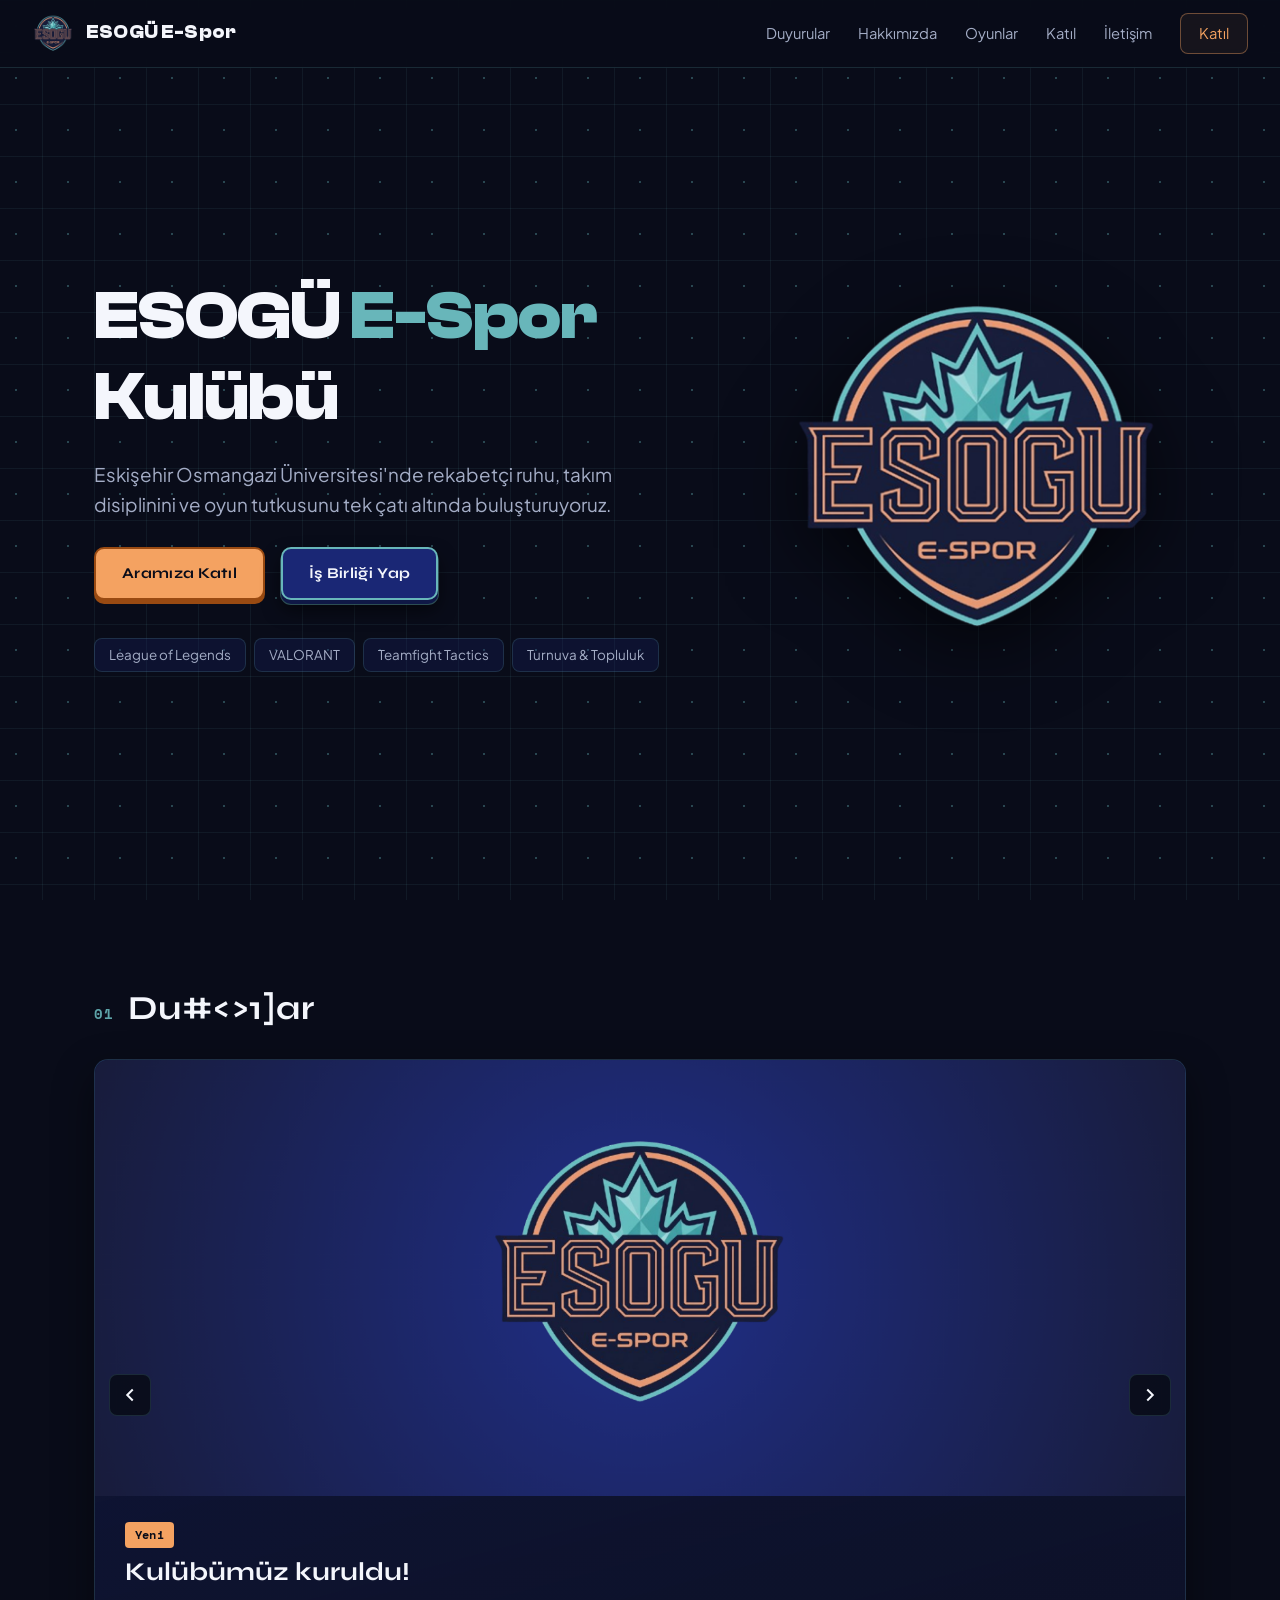
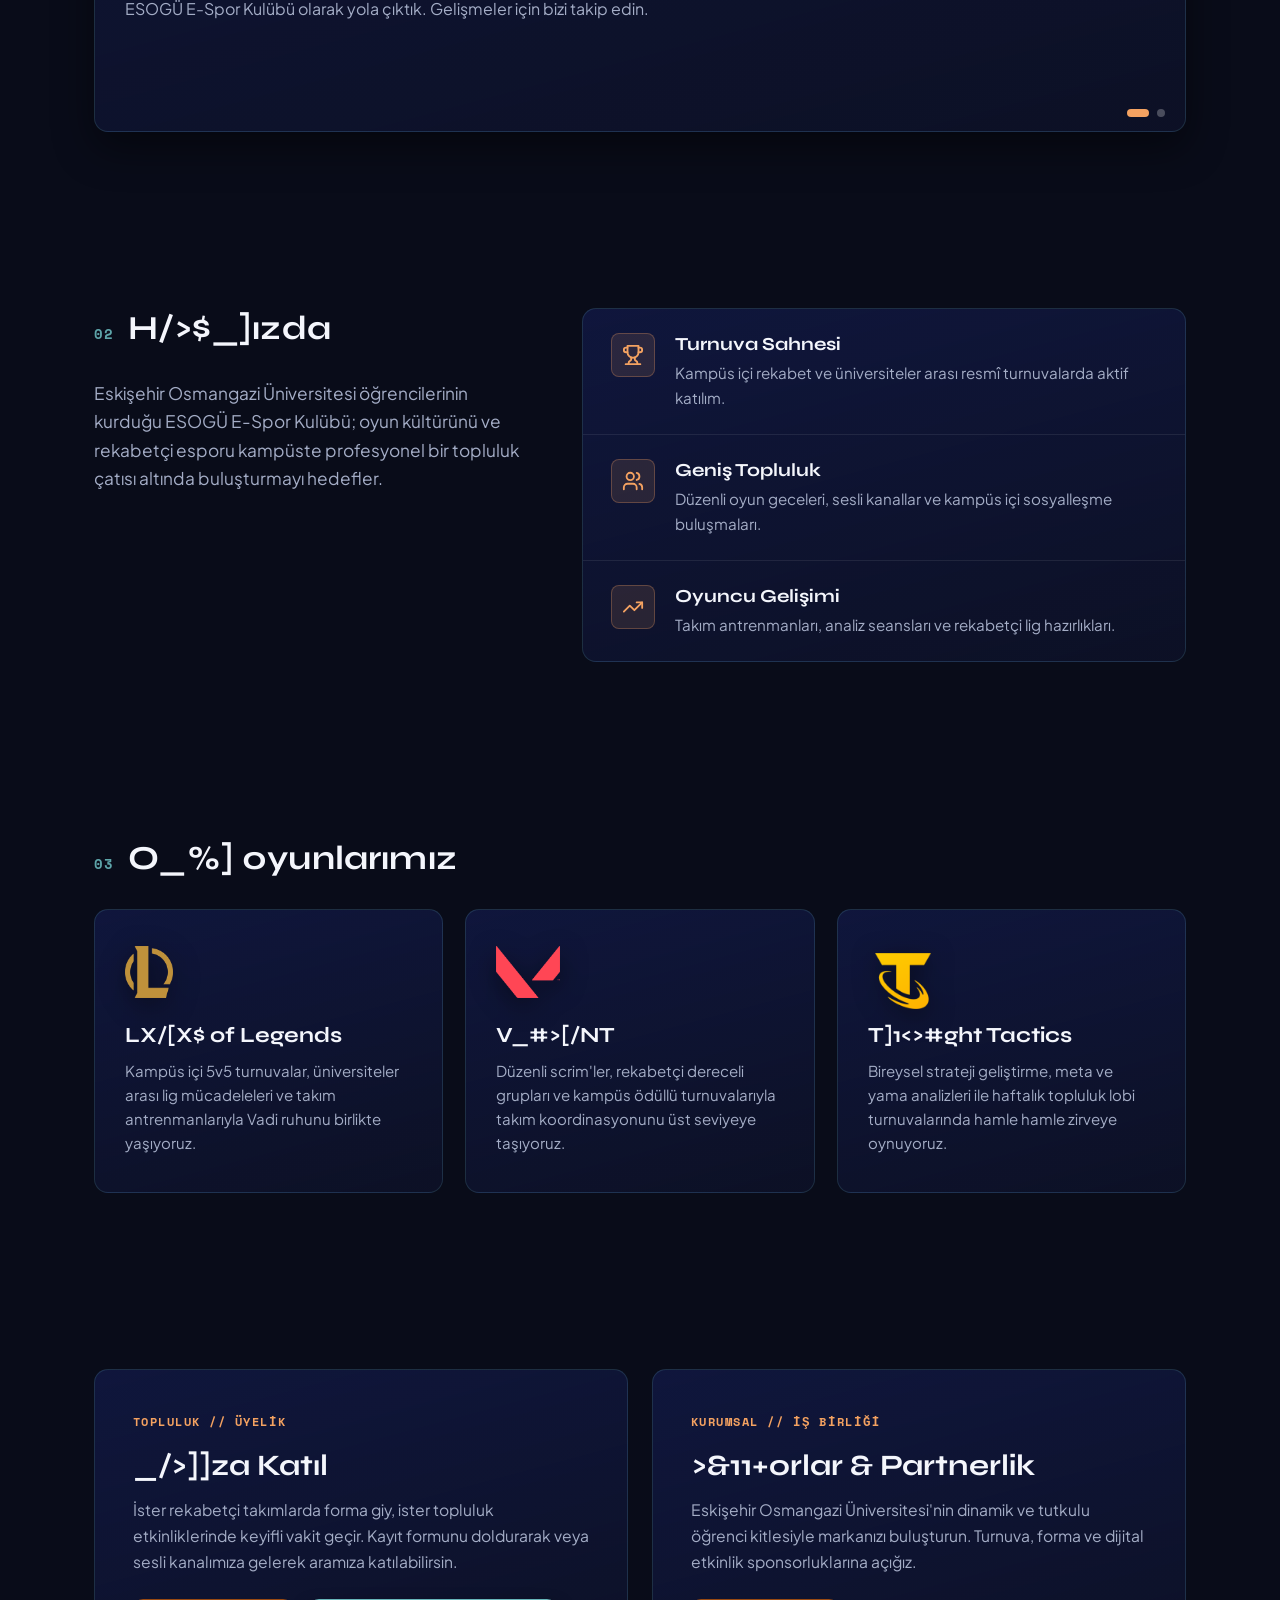
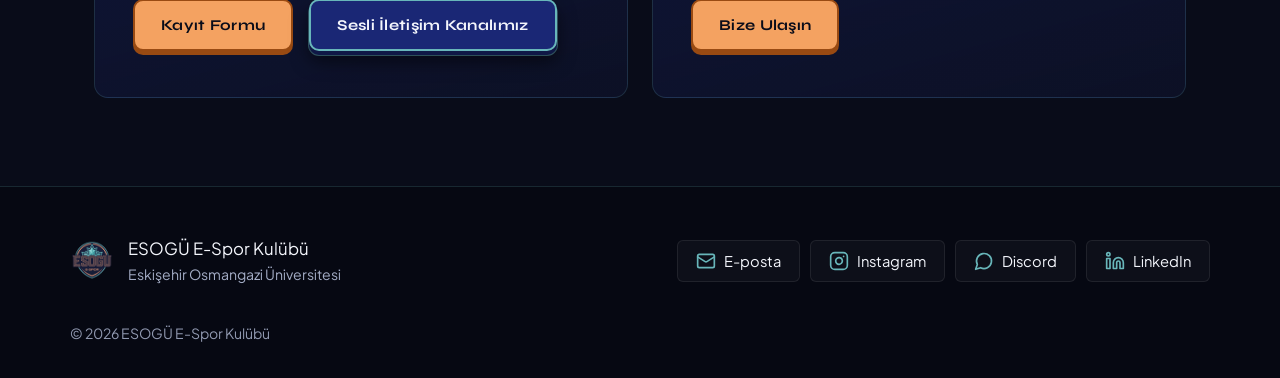
<file: site/index.html>
<!DOCTYPE html>
<html lang="tr">

<head>
  <meta charset="UTF-8">
  <meta name="viewport" content="width=device-width, initial-scale=1">
  <title>ESOGÜ E-Spor Kulübü | Eskişehir Osmangazi Üniversitesi</title>
  <meta name="description"
    content="Eskişehir Osmangazi Üniversitesi E-Spor Kulübü resmi sayfası. League of Legends, VALORANT ve Teamfight Tactics odaklı turnuvalar, topluluk etkinlikleri ve duyurular.">
  <meta name="theme-color" content="#090c19">

  <link rel="canonical" href="https://esoguespor.netlify.app/">
  <meta property="og:type" content="website">
  <meta property="og:locale" content="tr_TR">
  <meta property="og:site_name" content="ESOGÜ E-Spor Kulübü">
  <meta property="og:title" content="ESOGÜ E-Spor Kulübü">
  <meta property="og:description" content="Eskişehir Osmangazi Üniversitesi E-Spor Kulübü resmi sayfası.">
  <meta property="og:url" content="https://esoguespor.netlify.app/">
  <meta property="og:image" content="https://esoguespor.netlify.app/img/og-image.png">
  <meta property="og:image:width" content="1200">
  <meta property="og:image:height" content="630">
  <meta name="twitter:card" content="summary_large_image">

  <link rel="icon" type="image/png" sizes="64x64" href="favicon-64.png">
  <link rel="apple-touch-icon" href="apple-touch-icon.png">

  <link rel="preload" href="fonts/clash-display-700.woff2" as="font" type="font/woff2" crossorigin>
  <link rel="preload" href="fonts/syne-latin.woff2" as="font" type="font/woff2" crossorigin>
  <link rel="preload" href="fonts/plus-jakarta-sans.woff2" as="font" type="font/woff2" crossorigin>
  <link rel="stylesheet" href="style.css?v=9">
  <script>document.documentElement.classList.add('js');</script>

  <script type="application/ld+json">
  {
    "@context": "https://schema.org",
    "@type": "Organization",
    "name": "ESOGÜ E-Spor Kulübü",
    "url": "https://esoguespor.netlify.app/",
    "logo": "https://esoguespor.netlify.app/img/logo-400.png",
    "email": "espor.esogu@gmail.com",
    "parentOrganization": { "@type": "CollegeOrUniversity", "name": "Eskişehir Osmangazi Üniversitesi" },
    "sameAs": [
      "https://www.instagram.com/esogu_espor/",
      "https://www.linkedin.com/company/esoguespor/",
      "https://discord.gg/J4FfApZ74g"
    ]
  }
  </script>
</head>

<body>

  <!-- Gerçek Parallax Grid Katmanı -->
  <div class="bg-grid-parallax" aria-hidden="true"></div>

  <svg width="0" height="0" style="position:absolute" aria-hidden="true" focusable="false">
    <defs>
      <symbol id="i-mail" viewBox="0 0 24 24">
        <rect width="20" height="16" x="2" y="4" rx="2" />
        <path d="m22 7-8.97 5.7a1.94 1.94 0 0 1-2.06 0L2 7" />
      </symbol>
      <symbol id="i-instagram" viewBox="0 0 24 24">
        <rect width="20" height="20" x="2" y="2" rx="5" ry="5" />
        <path d="M16 11.37A4 4 0 1 1 12.63 8 4 4 0 0 1 16 11.37z" />
        <line x1="17.5" x2="17.51" y1="6.5" y2="6.5" />
      </symbol>
      <symbol id="i-linkedin" viewBox="0 0 24 24">
        <path d="M16 8a6 6 0 0 1 6 6v7h-4v-7a2 2 0 0 0-2-2 2 2 0 0 0-2 2v7h-4v-7a6 6 0 0 1 6-6z" />
        <rect width="4" height="12" x="2" y="9" />
        <circle cx="4" cy="4" r="2" />
      </symbol>
      <symbol id="i-discord" viewBox="0 0 24 24">
        <path d="M7.9 20A9 9 0 1 0 4 16.1L2 22Z" />
      </symbol>
      <symbol id="i-trophy" viewBox="0 0 24 24">
        <path d="M6 9H4.5a2.5 2.5 0 0 1 0-5H6" />
        <path d="M18 9h1.5a2.5 2.5 0 0 0 0-5H18" />
        <path d="M4 22h16" />
        <path d="M10 14.66V17c0 .55-.47.98-.97 1.21C7.85 18.75 7 20.24 7 22" />
        <path d="M14 14.66V17c0 .55.47.98.97 1.21C16.15 18.75 17 20.24 17 22" />
        <path d="M18 2H6v7a6 6 0 0 0 12 0V2Z" />
      </symbol>
      <symbol id="i-users" viewBox="0 0 24 24">
        <path d="M16 21v-2a4 4 0 0 0-4-4H6a4 4 0 0 0-4 4v2" />
        <circle cx="9" cy="7" r="4" />
        <path d="M22 21v-2a4 4 0 0 0-3-3.87" />
        <path d="M16 3.13a4 4 0 0 1 0 7.75" />
      </symbol>
      <symbol id="i-trending" viewBox="0 0 24 24">
        <polyline points="22 7 13.5 15.5 8.5 10.5 2 17" />
        <polyline points="16 7 22 7 22 13" />
      </symbol>
      <symbol id="i-arrow" viewBox="0 0 24 24">
        <path d="M5 12h14" />
        <path d="m12 5 7 7-7 7" />
      </symbol>
      <symbol id="i-calendar" viewBox="0 0 24 24">
        <rect width="18" height="18" x="3" y="4" rx="2" />
        <path d="M16 2v4M8 2v4M3 10h18" />
      </symbol>
      <symbol id="i-pin" viewBox="0 0 24 24">
        <path d="M20 10c0 6-8 12-8 12s-8-6-8-12a8 8 0 0 1 16 0Z" />
        <circle cx="12" cy="10" r="3" />
      </symbol>
    </defs>
  </svg>

  <a class="skip" href="#icerik">Ana içeriğe geç</a>

  <header class="nav">
    <a href="#top" class="brand">
      <img src="img/logo-96.png" width="44" height="42" alt="">
      <span>ESOGÜ E-Spor</span>
    </a>
    <button class="menu-btn" aria-label="Menüyü aç" aria-expanded="false" aria-controls="menu">
      <svg viewBox="0 0 24 24" aria-hidden="true">
        <path d="M4 6h16M4 12h16M4 18h16" />
      </svg>
    </button>
    <nav id="menu">
      <a href="#duyurular">Duyurular</a>
      <a href="#hakkimizda">Hakkımızda</a>
      <a href="#oyunlar">Oyunlar</a>
      <a href="#etkinlikler" id="nav-events" hidden>Etkinlikler</a>
      <a href="#katil">Katıl</a>
      <a href="#iletisim">İletişim</a>
      <a href="#katil" class="nav-cta">Katıl</a>
    </nav>
    <div class="scroll-progress-bar" aria-hidden="true"></div>
  </header>

  <main id="top">
    <!-- HERO: iki sütun, sola hizalı -->
    <section class="hero">
      <div class="hero-copy">
        <h1>ESOGÜ <span>E-Spor</span> Kulübü</h1>
        <p class="hero-sub">Eskişehir Osmangazi Üniversitesi'nde rekabetçi ruhu, takım disiplinini ve oyun tutkusunu tek
          çatı altında buluşturuyoruz.</p>
        <div class="actions">
          <a class="btn-3d primary magnetic-btn" href="#katil">
            <span class="btn-top">Aramıza Katıl</span>
          </a>
          <a class="btn-3d secondary" href="#sponsor">
            <span class="btn-top">İş Birliği Yap</span>
          </a>
        </div>
        <ul class="chips">
          <li>League of Legends</li>
          <li>VALORANT</li>
          <li>Teamfight Tactics</li>
          <li>Turnuva & Topluluk</li>
        </ul>
      </div>
      <img class="hero-logo tilt-element" src="img/logo-400.png" width="400" height="383"
        alt="ESOGÜ E-Spor Kulübü logosu" fetchpriority="high">
    </section>

    <div id="icerik"></div>

    <section id="duyurular" class="section reveal">
      <div class="sec-head">
        <span class="sec-num">01</span>
        <h2 data-scramble>Duyurular</h2>
      </div>
      <div class="slider" role="region" aria-roledescription="carousel" aria-label="Duyurular">
        <div class="slides" aria-live="off"></div>
        <button class="arrow prev" aria-label="Önceki duyuru">
          <svg viewBox="0 0 24 24" aria-hidden="true">
            <path d="m15 18-6-6 6-6" />
          </svg>
        </button>
        <button class="arrow next" aria-label="Sonraki duyuru">
          <svg viewBox="0 0 24 24" aria-hidden="true">
            <path d="m9 18 6-6-6-6" />
          </svg>
        </button>
        <div class="dots"></div>
      </div>
    </section>

    <!-- HAKKIMIZDA: sol metin, sağ üç özellik -->
    <section id="hakkimizda" class="section reveal">
      <div class="about-grid">
        <div class="about-copy">
          <div class="sec-head">
            <span class="sec-num">02</span>
            <h2 data-scramble>Hakkımızda</h2>
          </div>
          <p>Eskişehir Osmangazi Üniversitesi öğrencilerinin kurduğu ESOGÜ E-Spor Kulübü; oyun kültürünü ve rekabetçi
            esporu kampüste profesyonel bir topluluk çatısı altında buluşturmayı hedefler.</p>
        </div>
        <ul class="features spotlight-card">
          <li>
            <span class="tile"><svg class="icon" aria-hidden="true">
                <use href="#i-trophy" />
              </svg></span>
            <div>
              <h3>Turnuva Sahnesi</h3>
              <p>Kampüs içi rekabet ve üniversiteler arası resmî turnuvalarda aktif katılım.</p>
            </div>
          </li>
          <li>
            <span class="tile"><svg class="icon" aria-hidden="true">
                <use href="#i-users" />
              </svg></span>
            <div>
              <h3>Geniş Topluluk</h3>
              <p>Düzenli oyun geceleri, sesli kanallar ve kampüs içi sosyalleşme buluşmaları.</p>
            </div>
          </li>
          <li>
            <span class="tile"><svg class="icon" aria-hidden="true">
                <use href="#i-trending" />
              </svg></span>
            <div>
              <h3>Oyuncu Gelişimi</h3>
              <p>Takım antrenmanları, analiz seansları ve rekabetçi lig hazırlıkları.</p>
            </div>
          </li>
        </ul>
      </div>
    </section>

    <!-- OYUNLAR: her oyuna özel metin, yalın ve odaklı tasarım -->
    <section id="oyunlar" class="section reveal">
      <div class="sec-head">
        <span class="sec-num">03</span>
        <h2 data-scramble>Odak Oyunlarımız</h2>
      </div>
      <ul class="games2">
        <li class="game-card spotlight-card">
          <img class="game-logo" src="img/lol.png" width="148" height="160" alt="League of Legends logosu"
            loading="lazy">
          <h3 data-scramble>League of Legends</h3>
          <p>Kampüs içi 5v5 turnuvalar, üniversiteler arası lig mücadeleleri ve takım antrenmanlarıyla Vadi ruhunu
            birlikte yaşıyoruz.</p>
        </li>
        <li class="game-card spotlight-card">
          <img class="game-logo" src="img/valorant.png" width="195" height="160" alt="VALORANT logosu" loading="lazy">
          <h3 data-scramble>VALORANT</h3>
          <p>Düzenli scrim'ler, rekabetçi dereceli grupları ve kampüs ödüllü turnuvalarıyla takım koordinasyonunu üst
            seviyeye taşıyoruz.</p>
        </li>
        <li class="game-card spotlight-card">
          <img class="game-logo logo-tft" src="img/tft.png" width="194" height="180" alt="Teamfight Tactics logosu"
            loading="lazy">
          <h3 data-scramble>Teamfight Tactics</h3>
          <p>Bireysel strateji geliştirme, meta ve yama analizleri ile haftalık topluluk lobi turnuvalarında hamle hamle
            zirveye oynuyoruz.</p>
        </li>
      </ul>
    </section>

    <section id="etkinlikler" class="section reveal" hidden>
      <div class="sec-head">
        <span class="sec-num">04</span>
        <h2 data-scramble>Etkinlikler</h2>
      </div>
      <ul class="events"></ul>
    </section>

    <!-- KATIL + SPONSOR: Birbiriyle tam uyumlu, aynı dilde ikili kart -->
    <section id="katil" class="section reveal">
      <div class="duo">
        <article class="duo-card spotlight-card">
          <span class="duo-tag">TOPLULUK // ÜYELİK</span>
          <h2 data-scramble>Aramıza Katıl</h2>
          <p>İster rekabetçi takımlarda forma giy, ister topluluk etkinliklerinde keyifli vakit geçir. Kayıt formunu
            doldurarak veya sesli kanalımıza gelerek aramıza katılabilirsin.</p>
          <div class="actions">
            <a class="btn-3d primary" href="https://forms.gle/2fVHPdiinXh5jq6TA" target="_blank" rel="noopener">
              <span class="btn-top">Kayıt Formu</span>
            </a>
            <a class="btn-3d secondary" href="https://discord.gg/J4FfApZ74g" target="_blank" rel="noopener">
              <span class="btn-top">Sesli İletişim Kanalımız</span>
            </a>
          </div>
        </article>
        <article id="sponsor" class="duo-card spotlight-card">
          <span class="duo-tag">KURUMSAL // İŞ BİRLİĞİ</span>
          <h2 data-scramble>Sponsorlar & Partnerlik</h2>
          <p>Eskişehir Osmangazi Üniversitesi'nin dinamik ve tutkulu öğrenci kitlesiyle markanızı buluşturun. Turnuva,
            forma ve dijital etkinlik sponsorluklarına açığız.</p>
          <div class="actions">
            <a class="btn-3d primary" href="mailto:espor.esogu@gmail.com">
              <span class="btn-top">Bize Ulaşın</span>
            </a>
          </div>
        </article>
      </div>
    </section>
  </main>

  <!-- İLETİŞİM: bölüm yerine alt bilgi içinde -->
  <footer id="iletisim">
    <div class="footer-grid">
      <div class="footer-brand">
        <img src="img/logo-96.png" width="48" height="46" alt="">
        <div>
          <strong>ESOGÜ E-Spor Kulübü</strong>
          <p>Eskişehir Osmangazi Üniversitesi</p>
        </div>
      </div>
      <ul class="contact">
        <li><a href="mailto:espor.esogu@gmail.com"><svg class="icon" aria-hidden="true">
              <use href="#i-mail" />
            </svg>E-posta</a></li>
        <li><a href="https://www.instagram.com/esogu_espor/" target="_blank" rel="noopener"><svg class="icon"
              aria-hidden="true">
              <use href="#i-instagram" />
            </svg>Instagram</a></li>
        <li><a href="https://discord.gg/J4FfApZ74g" target="_blank" rel="noopener"><svg class="icon" aria-hidden="true">
              <use href="#i-discord" />
            </svg>Discord</a></li>
        <li><a href="https://www.linkedin.com/company/esoguespor/posts" target="_blank" rel="noopener"><svg class="icon"
              aria-hidden="true">
              <use href="#i-linkedin" />
            </svg>LinkedIn</a></li>
      </ul>
    </div>
    <p class="copyright">© <span id="year"></span> ESOGÜ E-Spor Kulübü</p>
  </footer>

  <script src="data.js?v=4"></script>
  <script src="script.js?v=4"></script>
</body>

</html>
</file>
<file: site/style.css>
/* ==========================================================================
   ESOGÜ E-SPOR KULÜBÜ — Studio-Grade Frontend Theme
   Bespoke Architecture: Deep Club Navy + Editorial Precision + Linear Spotlight
   ========================================================================== */

/* Yazı tipleri (Syne + Clash Display + Plus Jakarta Sans + Space Mono) */
@font-face {
  font-family: "Clash Display";
  font-weight: 600;
  font-style: normal;
  font-display: swap;
  src: url("fonts/clash-display-600.woff2") format("woff2");
}
@font-face {
  font-family: "Clash Display";
  font-weight: 700;
  font-style: normal;
  font-display: swap;
  src: url("fonts/clash-display-700.woff2") format("woff2");
}

@font-face {
  font-family: "Syne";
  font-weight: 500 800;
  font-style: normal;
  font-display: swap;
  src: url("fonts/syne-latin-ext.woff2") format("woff2");
  unicode-range: U+0100-02BA, U+02BD-02C5, U+02C7-02CC, U+02CE-02D7, U+02DD-02FF, U+0304, U+0308, U+0329, U+1D00-1DBF, U+1E00-1E9F, U+1EF2-1EFF, U+2020, U+20A0-20AB, U+20AD-20C4, U+2113, U+2C60-2C7F, U+A720-A7FF;
}
@font-face {
  font-family: "Syne";
  font-weight: 500 800;
  font-style: normal;
  font-display: swap;
  src: url("fonts/syne-latin.woff2") format("woff2");
  unicode-range: U+0000-00FF, U+0131, U+0152-0153, U+02BB-02BC, U+02C6, U+02DA, U+02DC, U+0304, U+0308, U+0329, U+2000-206F, U+20AC, U+2122, U+2191, U+2193, U+2212, U+2215, U+FEFF, U+FFFD;
}

@font-face {
  font-family: "Plus Jakarta Sans";
  font-weight: 400 800;
  font-style: normal;
  font-display: swap;
  src: url("fonts/plus-jakarta-sans-ext.woff2") format("woff2");
  unicode-range: U+0100-02BA, U+02BD-02C5, U+02C7-02CC, U+02CE-02D7, U+02DD-02FF, U+0304, U+0308, U+0329, U+1D00-1DBF, U+1E00-1E9F, U+1EF2-1EFF, U+2020, U+20A0-20AB, U+20AD-20C0, U+2113, U+2C60-2C7F, U+A720-A7FF;
}
@font-face {
  font-family: "Plus Jakarta Sans";
  font-weight: 400 800;
  font-style: normal;
  font-display: swap;
  src: url("fonts/plus-jakarta-sans.woff2") format("woff2");
  unicode-range: U+0000-00FF, U+0131, U+0152-0153, U+02BB-02BC, U+02C6, U+02DA, U+02DC, U+0304, U+0308, U+0329, U+2000-206F, U+20AC, U+2122, U+2191, U+2193, U+2212, U+2215, U+FEFF, U+FFFD;
}

@font-face {
  font-family: "Space Mono";
  font-weight: 400;
  font-style: normal;
  font-display: swap;
  src: url("fonts/space-mono.woff2") format("woff2");
}
@font-face {
  font-family: "Space Mono";
  font-weight: 700;
  font-style: normal;
  font-display: swap;
  src: url("fonts/space-mono-700.woff2") format("woff2");
}

:root {
  /* Resmi Kulüp Paleti */
  --navy: #19256E;
  --teal: #68B6BA;
  --orange: #F4A261;

  /* Zemin ve Yüzeyler */
  --bg: #090c19;
  --bg-subtle: #0d1226;
  --card-bg: linear-gradient(165deg, rgba(25, 37, 110, 0.42) 0%, rgba(13, 17, 38, 0.96) 100%);
  --card-border: rgba(104, 182, 186, 0.18);
  --card-border-hover: rgba(244, 162, 97, 0.4);

  /* Tipografi ve Hatlar */
  --text: #f4f6fc;
  --muted: #a4adc6;
  --line-hairline: rgba(255, 255, 255, 0.08);
  --radius: 14px;
  --font-body: "Plus Jakarta Sans", system-ui, -apple-system, sans-serif;
  --font-head: "Syne", system-ui, sans-serif;
  --font-clash: "Clash Display", system-ui, sans-serif;
  --font-mono: "Space Mono", monospace;
  --ease-spring: cubic-bezier(0.16, 1, 0.3, 1);
}

* { box-sizing: border-box; margin: 0; padding: 0; }
[hidden] { display: none !important; }
html { scroll-behavior: smooth; scroll-padding-top: 76px; }
body {
  font-family: var(--font-body);
  background-color: var(--bg);
  color: var(--text);
  line-height: 1.65;
  -webkit-font-smoothing: antialiased;
}

/* Gerçek Parallax Grid Katmanı (Fixed + Sonsuz Tekrarlı, Altı Asla Kesilmez) */
.bg-grid-parallax {
  position: fixed;
  inset: 0;
  width: 100%;
  height: 100%;
  pointer-events: none;
  z-index: 0;
  background-image:
    radial-gradient(rgba(104, 182, 186, 0.35) 1.5px, transparent 1.5px),
    linear-gradient(rgba(104, 182, 186, 0.085) 1px, transparent 1px),
    linear-gradient(90deg, rgba(104, 182, 186, 0.085) 1px, transparent 1px);
  background-size: 52px 52px;
  background-repeat: repeat;
  background-position: center 0px;
}
h1, h2, h3 { font-family: var(--font-head); line-height: 1.25; font-weight: 700; }
a { color: inherit; text-decoration: none; }
img { max-width: 100%; display: block; }
:focus-visible { outline: 2px solid var(--orange); outline-offset: 3px; border-radius: 4px; }

.icon {
  width: 20px; height: 20px; fill: none; stroke: currentColor;
  stroke-width: 2; stroke-linecap: round; stroke-linejoin: round; flex: none;
}
.skip {
  position: absolute; left: -999px; top: 8px; background: var(--orange);
  color: #090c19; padding: 8px 16px; border-radius: 6px; z-index: 20; font-weight: 600;
}
.skip:focus { left: 8px; }

/* Navbar */
.nav {
  position: fixed; inset: 0 0 auto 0; z-index: 20; height: 68px;
  display: flex; align-items: center; justify-content: space-between;
  padding: 0 32px;
  background: rgba(9, 12, 25, 0.88);
  backdrop-filter: blur(14px);
  border-bottom: 1px solid var(--card-border);
}
.scroll-progress-bar {
  position: absolute; left: 0; bottom: -1px; height: 2px; width: 0%;
  background: linear-gradient(90deg, var(--orange), var(--teal));
  box-shadow: 0 0 10px rgba(244, 162, 97, 0.6);
  pointer-events: none; z-index: 25;
}
.brand {
  display: flex; align-items: center; gap: 12px; font-family: var(--font-clash);
  font-weight: 700; font-size: 1.15rem; letter-spacing: 0.01em;
}
.brand img { height: 42px; width: auto; }
.nav nav { display: flex; align-items: center; gap: 28px; }
.nav nav a {
  color: var(--muted); font-size: .92rem; font-weight: 500;
  transition: color .2s ease;
}
.nav nav a:hover { color: var(--teal); }
.nav nav .nav-cta {
  color: var(--orange); border: 1px solid rgba(244, 162, 97, 0.4);
  padding: 7px 18px; border-radius: 8px; font-weight: 600;
  background: rgba(244, 162, 97, 0.06);
  transition: transform .2s var(--ease-spring), background .2s ease, border-color .2s ease;
}
.nav nav .nav-cta:hover {
  background: var(--orange); color: #090c19; border-color: var(--orange);
  transform: translateY(-1px);
}
.menu-btn { display: none; background: none; border: 0; color: var(--text); cursor: pointer; padding: 6px; }
.menu-btn svg { width: 26px; height: 26px; fill: none; stroke: currentColor; stroke-width: 2; stroke-linecap: round; }

/* Hero */
.hero {
  display: grid; grid-template-columns: 1.2fr .8fr; align-items: center; gap: 48px;
  max-width: 1140px; margin: 0 auto; min-height: 100vh; padding: 120px 24px 72px;
  text-align: left; position: relative;
}
.hero-copy { position: relative; z-index: 1; }
.hero-logo {
  position: relative; z-index: 1; justify-self: center; width: min(390px, 100%);
  height: auto;
  filter: drop-shadow(0 20px 40px rgba(0, 0, 0, 0.65));
  transition: transform 0.5s var(--ease-spring);
}
.hero-logo:hover {
  transform: scale(1.02);
}

/* Teknik Eyebrow Badge */
.eyebrow-badge {
  display: inline-flex; align-items: center; gap: 10px;
  font-family: var(--font-mono); font-size: .78rem; font-weight: 700;
  letter-spacing: .08em; color: var(--teal);
  background: rgba(104, 182, 186, 0.08);
  border: 1px solid rgba(104, 182, 186, 0.22);
  padding: 5px 14px; border-radius: 6px; margin-bottom: 22px;
}
.eyebrow-sep { color: var(--orange); opacity: .7; }

.hero h1 { font-family: var(--font-clash); font-size: clamp(2.5rem, 5.5vw, 4.3rem); letter-spacing: -0.01em; line-height: 1.18; font-weight: 700; }
.hero h1 span { color: var(--teal); }
.hero-sub { color: var(--muted); font-size: 1.18rem; margin: 20px 0 32px; max-width: 520px; line-height: 1.6; }
.hero .actions { justify-content: flex-start; }

.chips { list-style: none; display: flex; flex-wrap: wrap; gap: 8px; margin-top: 34px; }
.chips li {
  font-size: .84rem; color: var(--muted);
  background: rgba(25, 37, 110, 0.28);
  border: 1px solid rgba(104, 182, 186, 0.18);
  padding: 5px 14px; border-radius: 8px;
  transition: border-color .2s ease, color .2s ease, transform .2s var(--ease-spring);
}
.chips li:hover {
  border-color: var(--teal); color: var(--text);
  transform: translateY(-2px);
}

/* ==========================================================================
   3D Push Button (Taktil Fizik Mekanizması - Uiverse.io uyarlaması)
   ========================================================================== */
.actions { display: flex; gap: 16px; flex-wrap: wrap; align-items: center; }

.btn-3d {
  --btn-radius: 10px;
  font-family: var(--font-head);
  font-size: 15px;
  font-weight: 700;
  letter-spacing: 0.02em;
  border: none;
  cursor: pointer;
  border-radius: var(--btn-radius);
  display: inline-block;
  text-decoration: none;
  padding: 0;
  background: var(--btn-shadow);
  user-select: none;
  position: relative;
  transition: transform 0.2s var(--ease-spring);
}

.btn-3d .btn-top {
  display: flex;
  align-items: center;
  justify-content: center;
  gap: 8px;
  box-sizing: border-box;
  border-radius: var(--btn-radius);
  padding: 12px 26px;
  background: var(--btn-color);
  color: var(--btn-text);
  border: 2px solid var(--btn-border);
  transform: translateY(-4px);
  transition: transform 0.12s cubic-bezier(0, 0, 0.2, 1), background 0.2s ease, border-color 0.2s ease;
}

.btn-3d:hover .btn-top {
  transform: translateY(-6px);
}

.btn-3d:active .btn-top {
  transform: translateY(0);
}

/* 1) PRIMARY: Kulüp Turuncusu */
.btn-3d.primary {
  --btn-color: #F4A261;
  --btn-shadow: #994a12;
  --btn-border: #994a12;
  --btn-text: #090c19;
}

.btn-3d.primary:hover .btn-top {
  background: #f7b47c;
}

/* 2) SECONDARY: Kulüp Laciverti & Cyan (Geliştirilmiş 3D Taban Kontrastı) */
.btn-3d.secondary {
  --btn-color: #1a2775;
  --btn-shadow: #0f1846;
  --btn-border: #68B6BA;
  --btn-text: #f4f6fc;
  box-shadow: 0 0 0 1px rgba(104, 182, 186, 0.4), 0 6px 18px rgba(0, 0, 0, 0.55);
}

.btn-3d.secondary:hover .btn-top {
  background: #233496;
  border-color: #F4A261;
}

/* Geriye dönük uyumluluk (slider vb. içindeki btn için) */
.btn {
  display: inline-flex; align-items: center; gap: 8px;
  padding: 10px 22px; border-radius: 8px; font-weight: 600;
  border: 1px solid var(--orange); color: var(--orange);
  transition: all .2s ease;
}
.btn:hover { background: var(--orange); color: #090c19; }

/* 3D Tilt ve Magnetic sınıfları */
.tilt-element {
  transform-style: preserve-3d;
  will-change: transform;
}
.magnetic-btn {
  will-change: transform;
}

/* Bölüm Başlıkları: Minimal & Mimari */
.section { max-width: 1140px; margin: 0 auto; padding: 88px 24px; text-align: left; }
.sec-head {
  display: flex; align-items: baseline; gap: 14px; margin-bottom: 30px;
}
.sec-num {
  font-family: var(--font-mono); font-size: .9rem; font-weight: 700;
  color: var(--teal); letter-spacing: .08em; opacity: .9;
}
.sec-head h2 { font-size: 2.1rem; letter-spacing: 0.005em; line-height: 1.22; }
.lead { color: var(--muted); max-width: 640px; margin: 0 0 28px; }

/* Scroll Animasyonu: Apple/Linear Easing */
.js .reveal {
  opacity: 0; transform: translateY(24px);
  transition: opacity 0.7s var(--ease-spring), transform 0.7s var(--ease-spring);
}
.js .reveal.visible { opacity: 1; transform: none; }

/* ==========================================================================
   Spotlight Card (Mouse Işık Takibi — Linear / Vercel Tekniği)
   ========================================================================== */
.spotlight-card {
  position: relative;
  background: var(--card-bg);
  border: 1px solid var(--card-border);
  border-radius: var(--radius);
  overflow: hidden;
  transition: transform .35s var(--ease-spring), border-color .25s ease, box-shadow .35s ease;
}
.spotlight-card::before {
  content: ""; position: absolute; inset: 0;
  background: radial-gradient(420px circle at var(--mouse-x, -999px) var(--mouse-y, -999px), rgba(104, 182, 186, 0.16), transparent 55%);
  pointer-events: none; opacity: 0;
  transition: opacity .3s ease; z-index: 1;
}
.spotlight-card:hover::before { opacity: 1; }
.spotlight-card:hover {
  transform: translateY(-4px);
  border-color: var(--card-border-hover);
  box-shadow: 0 16px 36px rgba(0, 0, 0, 0.45);
}
.spotlight-card > * { position: relative; z-index: 2; }

/* Slider (Duyurular) */
.slider {
  position: relative; overflow: hidden; border-radius: var(--radius);
  border: 1px solid var(--card-border); background: var(--card-bg);
  box-shadow: 0 16px 40px rgba(0, 0, 0, 0.45);
}
.slides { display: flex; transition: transform .5s var(--ease-spring); }
.slide { position: relative; min-width: 100%; display: block; color: inherit; text-align: left; }
.slide-img { display: block; width: 100%; height: auto; }
.slide-img + .slide-text { max-width: none; min-height: 0; padding: 24px 30px 38px; }
.slide h3 { font-size: 1.6rem; margin: 8px 0; }
.slide p { color: var(--muted); }
.tag {
  font-family: var(--font-mono);
  background: var(--orange); color: #090c19; font-size: .75rem; font-weight: 700;
  padding: 3px 10px; border-radius: 4px; display: inline-block;
  letter-spacing: .02em;
}
.slide-cta {
  margin-top: 18px;
}
.slide-cta .icon {
  width: 18px; height: 18px;
  transition: transform .2s var(--ease-spring);
}
.slide.clickable:hover .slide-cta .btn-top {
  transform: translateY(-6px);
}
.slide.clickable:hover .slide-cta .icon {
  transform: translateX(3px);
}
.slide.clickable:active .slide-cta .btn-top {
  transform: translateY(0);
}
.slide.clickable:hover h3 { color: var(--teal); }
.arrow {
  position: absolute; top: 50%; transform: translateY(-50%); width: 42px; height: 42px;
  border-radius: 8px; border: 1px solid var(--card-border);
  background: rgba(9, 12, 25, 0.92); color: var(--text); cursor: pointer;
  display: grid; place-items: center; transition: all .2s ease;
}
.arrow svg { width: 22px; height: 22px; fill: none; stroke: currentColor; stroke-width: 2.2; }
.arrow:hover { background: var(--orange); color: #090c19; border-color: var(--orange); }
.prev { left: 14px; } .next { right: 14px; }
.dots { position: absolute; bottom: 14px; right: 20px; display: flex; gap: 8px; }
.dots button {
  width: 8px; height: 8px; border-radius: 4px; border: 0;
  background: rgba(255, 255, 255, 0.25); cursor: pointer; padding: 0;
  transition: width .25s var(--ease-spring), background .25s ease;
}
.dots button.active { background: var(--orange); width: 22px; }

/* Hakkımızda: Mimari Liste */
.about-grid { display: grid; grid-template-columns: 5fr 7fr; gap: 56px; align-items: start; }
.about-copy p { color: var(--muted); font-size: 1.08rem; max-width: 480px; }
.features { list-style: none; }
.features li {
  display: flex; gap: 20px; align-items: flex-start; padding: 24px 28px;
  border-bottom: 1px solid var(--line-hairline);
  transition: background .2s ease;
}
.features li:last-child { border-bottom: 0; }
.features li:hover { background: rgba(104, 182, 186, 0.04); }
.features h3 { font-size: 1.15rem; margin-bottom: 4px; }
.features p { color: var(--muted); font-size: .95rem; }

/* İkon Karosu: Temiz, Aşırılıktan Uzak */
.tile {
  flex: none; width: 44px; height: 44px; border-radius: 8px;
  background: rgba(244, 162, 97, 0.12); border: 1px solid rgba(244, 162, 97, 0.28);
  display: grid; place-items: center; color: var(--orange);
}
.tile .icon { width: 22px; height: 22px; color: var(--orange); }

/* Oyunlar: 3 Eşit Spotlight Kartı */
.games2 { list-style: none; display: grid; grid-template-columns: repeat(3, 1fr); gap: 22px; }
.game-card {
  padding: 36px 30px; display: flex; flex-direction: column; align-items: flex-start;
}
.game-logo {
  height: 52px; width: auto; max-width: 140px; margin-bottom: 24px;
  filter: drop-shadow(0 6px 12px rgba(0, 0, 0, 0.5));
  transition: transform .35s var(--ease-spring);
}
.game-logo.logo-tft {
  height: 70px;
  margin-bottom: 6px;
}
.game-card:hover .game-logo { transform: scale(1.04); }
.game-card h3 { font-size: 1.35rem; margin-bottom: 10px; }
.game-card p { color: var(--muted); font-size: .94rem; line-height: 1.6; }

/* Katıl & Sponsor Kartları (Kusursuz Bütünlük) */
.duo { display: grid; grid-template-columns: 1fr 1fr; gap: 24px; }
.duo-card {
  padding: 42px 38px; display: flex; flex-direction: column; align-items: flex-start;
}
.duo-tag {
  font-family: var(--font-mono); font-size: .78rem; font-weight: 700;
  letter-spacing: .12em; color: var(--orange); margin-bottom: 16px; display: inline-block;
}
.duo-card h2 { font-size: 1.85rem; margin-bottom: 12px; }
.duo-card p { color: var(--muted); margin: 0 0 28px; max-width: none; flex: 1; font-size: .98rem; }
.duo-card .actions { justify-content: flex-start; }

/* Etkinlikler */
.events { list-style: none; display: grid; gap: 14px; text-align: left; }
.events li {
  display: flex; gap: 20px; align-items: center;
  background: var(--card-bg); border: 1px solid var(--card-border);
  border-radius: var(--radius); padding: 18px 24px;
}
.event-date { text-align: center; min-width: 64px; font-family: var(--font-mono); }
.event-date b { display: block; font-size: 1.8rem; line-height: 1; color: var(--orange); }
.event-date span { font-size: .8rem; color: var(--muted); text-transform: uppercase; }
.event-info { flex: 1; }
.event-info h3 { font-size: 1.15rem; margin-bottom: 4px; }
.event-meta { display: flex; flex-wrap: wrap; gap: 4px 16px; color: var(--muted); font-size: .9rem; }
.event-meta span { display: inline-flex; align-items: center; gap: 6px; }

/* Alt Bilgi */
footer {
  border-top: 1px solid var(--card-border);
  padding: 48px 24px 32px; background: #060812;
}
.footer-grid {
  max-width: 1140px; margin: 0 auto; display: flex;
  justify-content: space-between; align-items: center; gap: 24px; flex-wrap: wrap;
}
.footer-brand { display: flex; align-items: center; gap: 14px; }
.footer-brand img { width: 44px; height: auto; }
.footer-brand strong { font-size: 1.05rem; }
.footer-brand p { color: var(--muted); font-size: .88rem; }
footer .contact { list-style: none; display: flex; gap: 10px; flex-wrap: wrap; justify-content: flex-end; }
footer .contact a {
  display: inline-flex; align-items: center; gap: 8px; padding: 8px 18px;
  background: rgba(255, 255, 255, 0.03); border: 1px solid var(--line-hairline);
  border-radius: 6px; color: var(--text); font-size: .92rem;
  transition: all .2s ease;
}
footer .contact a .icon { color: var(--teal); }
footer .contact a:hover {
  background: var(--navy); border-color: var(--orange); color: #fff;
  transform: translateY(-2px);
}
.copyright { max-width: 1140px; margin: 36px auto 0; color: #a4adc6; font-size: .88rem; opacity: .88; }

/* Mobil Uyumluluk */
@media (max-width: 900px) {
  .hero { grid-template-columns: 1fr; text-align: center; padding-top: 104px; }
  .hero-logo { order: -1; width: min(240px, 60vw); }
  .hero .actions, .chips { justify-content: center; }
  .hero-sub { margin-inline: auto; }
  .about-grid, .games2, .duo { grid-template-columns: 1fr; gap: 24px; }
  footer .contact { justify-content: flex-start; }
}
@media (max-width: 860px) {
  .menu-btn { display: block; }
  .nav nav {
    display: none; position: absolute; top: 68px; left: 0; right: 0;
    flex-direction: column; align-items: stretch; gap: 0;
    background: #090c19; border-bottom: 1px solid var(--card-border);
  }
  .nav nav.open { display: flex; }
  .nav nav a { padding: 14px 24px; }
  .nav nav .nav-cta { margin: 8px 24px 16px; text-align: center; }
  .arrow { display: none; }
}
@media (prefers-reduced-motion: reduce) {
  html { scroll-behavior: auto; }
  .slides { transition: none; }
  .js .reveal { opacity: 1; transform: none; transition: none; }
}
</file>
